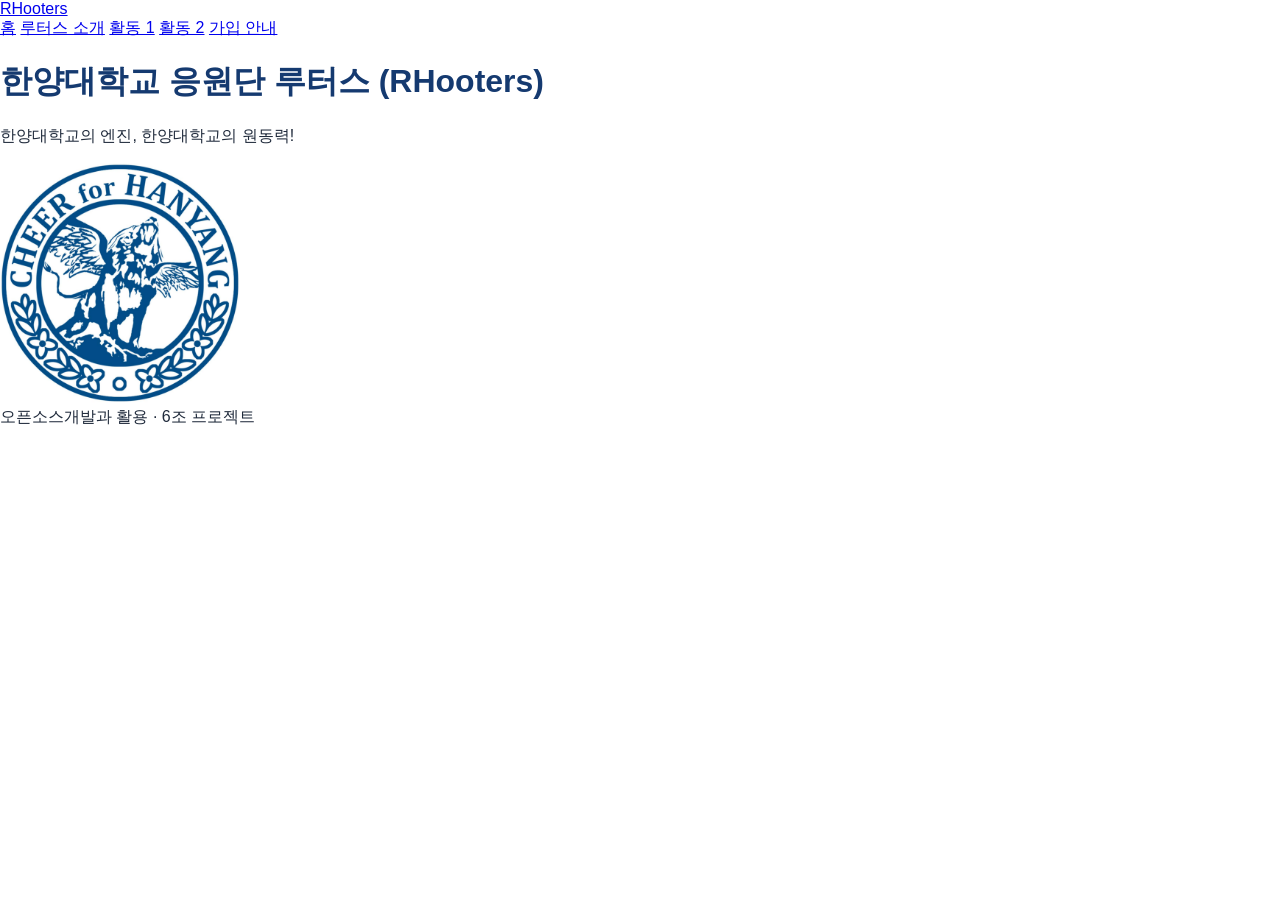
<file: index.html>
<!doctype html>
<html lang="ko">
<head>
  <meta charset="utf-8">
  <meta name="viewport" content="width=device-width, initial-scale=1">
  <title>홈 | RHooters</title>
  <link rel="stylesheet" href="css/common.css">
</head>
<body>
  <header>
    <a class="logo" href="index.html">RHooters</a>
    <nav aria-label="주 메뉴">
      <a href="index.html">홈</a>
      <a href="pages/about.html">루터스 소개</a>
      <a href="pages/activities1.html">활동 1</a>
      <a href="pages/activities2.html">활동 2</a>
      <a href="pages/join.html">가입 안내</a>
    </nav>
  </header>

  <main>
    <h1>한양대학교 응원단 루터스 (RHooters)</h1>
    <p>한양대학교의 엔진, 한양대학교의 원동력!</p>
    <img src="images/rhooters-logo.png" alt="한양대학교 응원단 루터스 로고"
     width="240" height="240" style="max-width: 100%; height: auto;">
  </main>

  <footer>오픈소스개발과 활용 · 6조 프로젝트</footer>
</body>
</html>
</file>
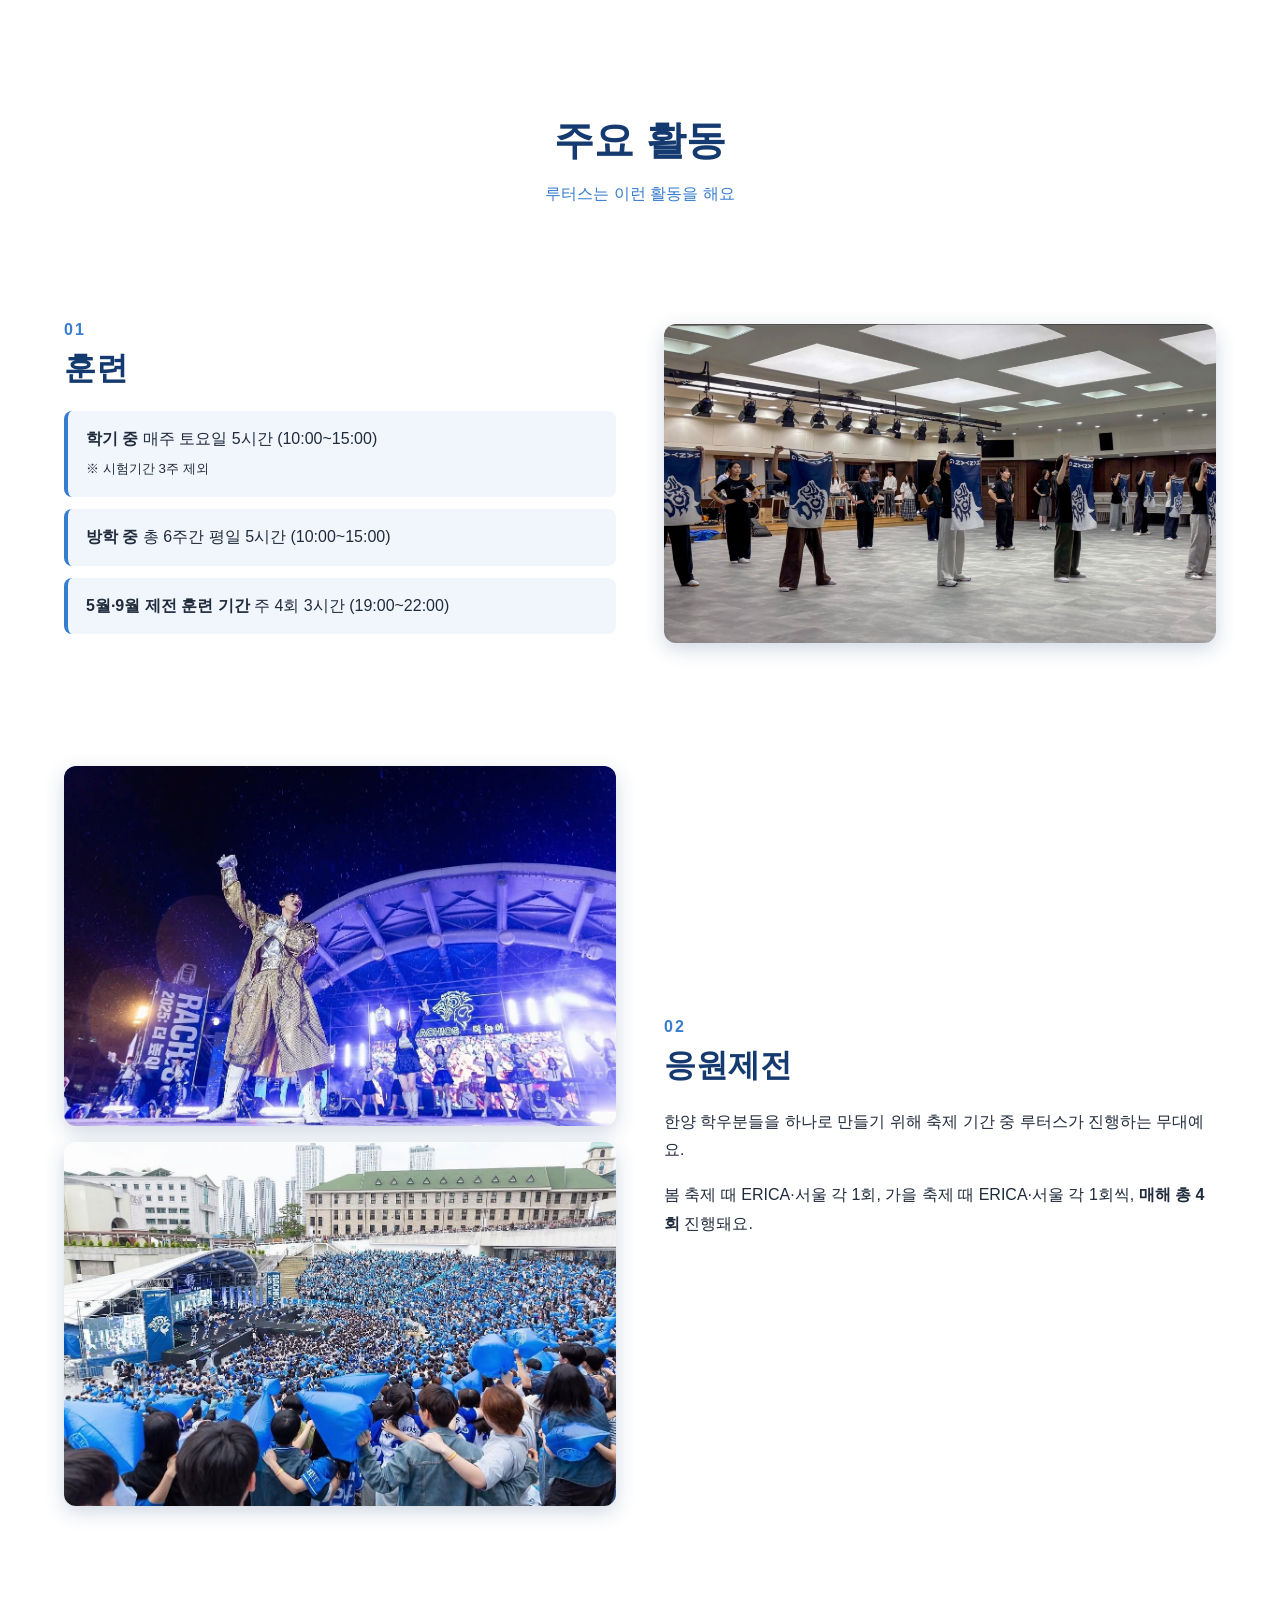
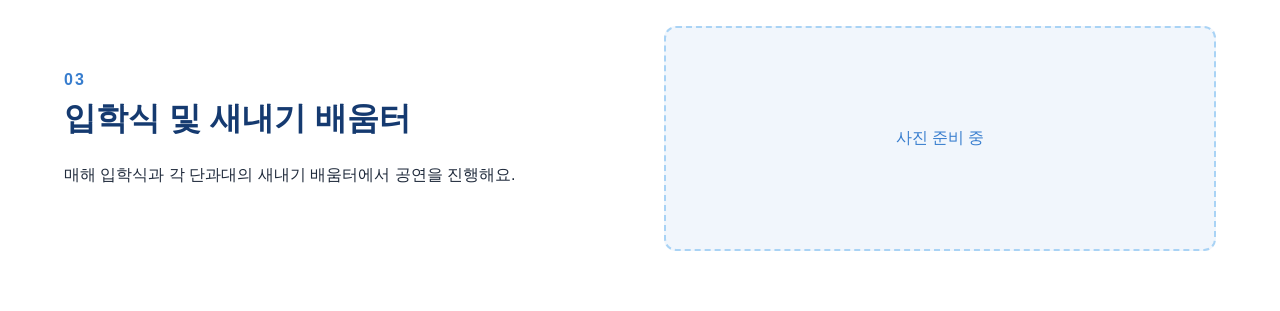
<file: pages/activities.html>
<!DOCTYPE html>
<html lang="ko">
<head>
  <meta charset="UTF-8">
  <meta name="viewport" content="width=device-width, initial-scale=1.0">
  <title>주요 활동 | 루터스</title>
  <link rel="stylesheet" href="../css/common.css">
  <link rel="stylesheet" href="../css/activities.css">
</head>
<body>

  <!-- 공통 헤더: 나중에 팀 헤더 코드를 여기에 붙여넣기 -->

  <main>
    <section class="activities-hero container">
      <h1>주요 활동</h1>
      <p>루터스는 이런 활동을 해요</p>
    </section>

    <!-- 1. 훈련 -->
    <section class="activity container" id="training">
      <div class="activity-text">
        <span class="activity-num">01</span>
        <h2>훈련</h2>
        <ul>
          <li class="card"><strong>학기 중</strong> 매주 토요일 5시간 (10:00~15:00)<br>
              <small>※ 시험기간 3주 제외</small></li>
          <li class="card"><strong>방학 중</strong> 총 6주간 평일 5시간 (10:00~15:00)</li>
          <li class="card"><strong>5월·9월 제전 훈련 기간</strong> 주 4회 3시간 (19:00~22:00)</li>
        </ul>
      </div>
      <div class="activity-photo">
        <img src="../images/training.jpg" alt="루터스 단원들이 깃발을 들고 훈련하는 모습">
      </div>
    </section>

    <!-- 2. 응원제전 -->
    <section class="activity reverse container" id="festival">
      <div class="activity-text">
        <span class="activity-num">02</span>
        <h2>응원제전</h2>
        <p>한양 학우분들을 하나로 만들기 위해 축제 기간 중 루터스가 진행하는 무대예요.</p>
        <p>봄 축제 때 ERICA·서울 각 1회, 가을 축제 때 ERICA·서울 각 1회씩, <strong>매해 총 4회</strong> 진행돼요.</p>
      </div>
      <div class="activity-photo festival-photos">
        <img src="../images/festival1.jpg" alt="응원제전 무대에서 공연하는 모습">
        <img src="../images/festival2.jpg" alt="응원제전에서 파란 응원도구를 흔드는 관객들">
      </div>
    </section>

    <!-- 3. 입학식 및 새내기 배움터 -->
    <section class="activity container" id="orientation">
      <div class="activity-text">
        <span class="activity-num">03</span>
        <h2>입학식 및 새내기 배움터</h2>
        <p>매해 입학식과 각 단과대의 새내기 배움터에서 공연을 진행해요.</p>
      </div>
      <div class="activity-photo">
        <div class="photo-placeholder">사진 준비 중</div>
      </div>
    </section>
  </main>

  <!-- 공통 푸터: 나중에 팀 푸터 코드를 여기에 붙여넣기 -->

</body>
</html>
</file>
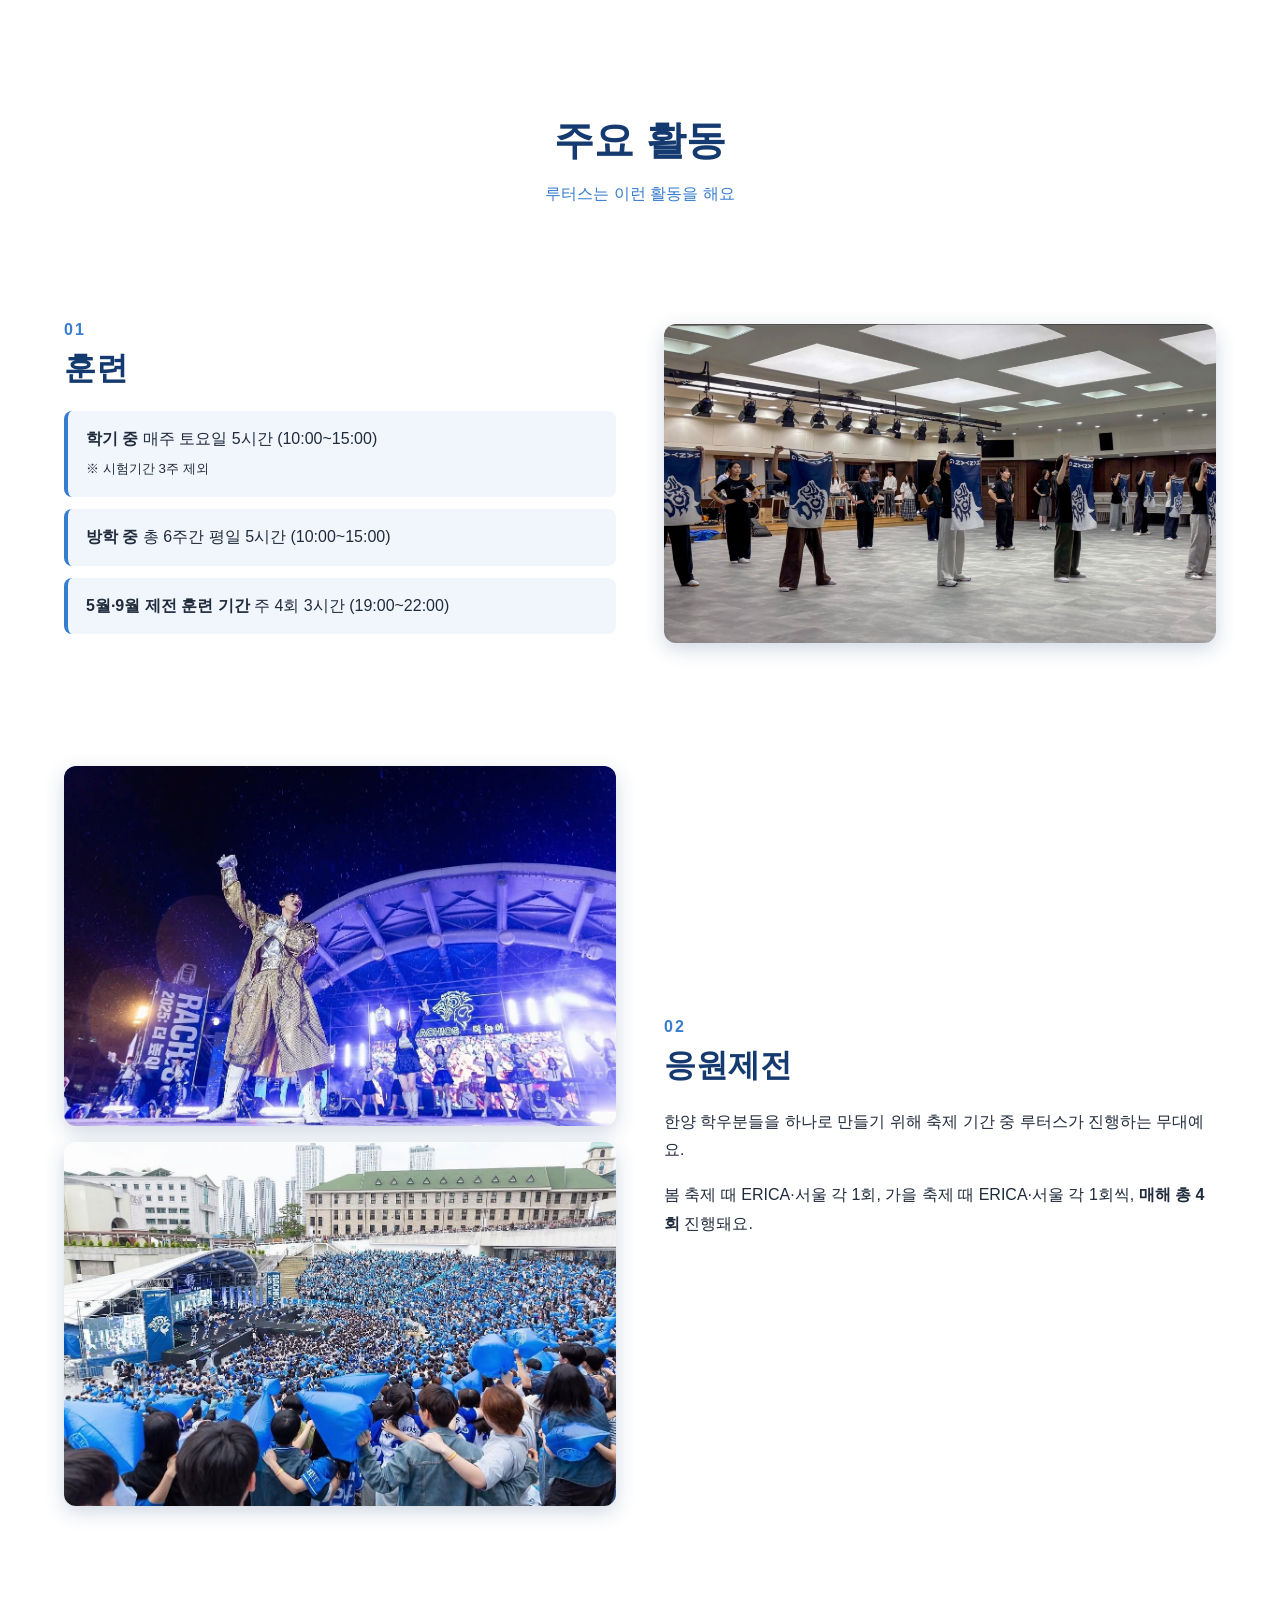
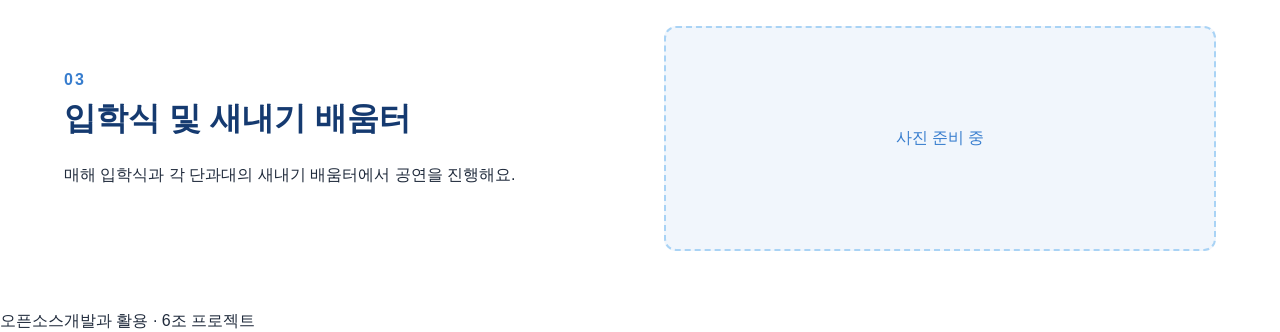
<file: pages/activities1.html>
<!DOCTYPE html>
<html lang="ko">
<head>
  <meta charset="UTF-8">
  <meta name="viewport" content="width=device-width, initial-scale=1.0">
  <title>주요 활동 | 루터스</title>
  <link rel="stylesheet" href="../css/common.css">
  <link rel="stylesheet" href="../css/activities.css">
</head>
<body>

  <!-- 공통 헤더: 나중에 팀 헤더 코드를 여기에 붙여넣기 -->

  <main>
    <section class="activities-hero container">
      <h1>주요 활동</h1>
      <p>루터스는 이런 활동을 해요</p>
    </section>

    <!-- 1. 훈련 -->
    <section class="activity container" id="training">
      <div class="activity-text">
        <span class="activity-num">01</span>
        <h2>훈련</h2>
        <ul>
          <li class="card"><strong>학기 중</strong> 매주 토요일 5시간 (10:00~15:00)<br>
              <small>※ 시험기간 3주 제외</small></li>
          <li class="card"><strong>방학 중</strong> 총 6주간 평일 5시간 (10:00~15:00)</li>
          <li class="card"><strong>5월·9월 제전 훈련 기간</strong> 주 4회 3시간 (19:00~22:00)</li>
        </ul>
      </div>
      <div class="activity-photo">
        <img src="../images/training.jpg" alt="루터스 단원들이 깃발을 들고 훈련하는 모습">
      </div>
    </section>

    <!-- 2. 응원제전 -->
    <section class="activity reverse container" id="festival">
      <div class="activity-text">
        <span class="activity-num">02</span>
        <h2>응원제전</h2>
        <p>한양 학우분들을 하나로 만들기 위해 축제 기간 중 루터스가 진행하는 무대예요.</p>
        <p>봄 축제 때 ERICA·서울 각 1회, 가을 축제 때 ERICA·서울 각 1회씩, <strong>매해 총 4회</strong> 진행돼요.</p>
      </div>
      <div class="activity-photo festival-photos">
        <img src="../images/festival1.jpg" alt="응원제전 무대에서 공연하는 모습">
        <img src="../images/festival2.jpg" alt="응원제전에서 파란 응원도구를 흔드는 관객들">
      </div>
    </section>

    <!-- 3. 입학식 및 새내기 배움터 -->
    <section class="activity container" id="orientation">
      <div class="activity-text">
        <span class="activity-num">03</span>
        <h2>입학식 및 새내기 배움터</h2>
        <p>매해 입학식과 각 단과대의 새내기 배움터에서 공연을 진행해요.</p>
      </div>
      <div class="activity-photo">
        <div class="photo-placeholder">사진 준비 중</div>
      </div>
    </section>
  </main>

  <footer>오픈소스개발과 활용 · 6조 프로젝트</footer>

</body>
</html>
</file>
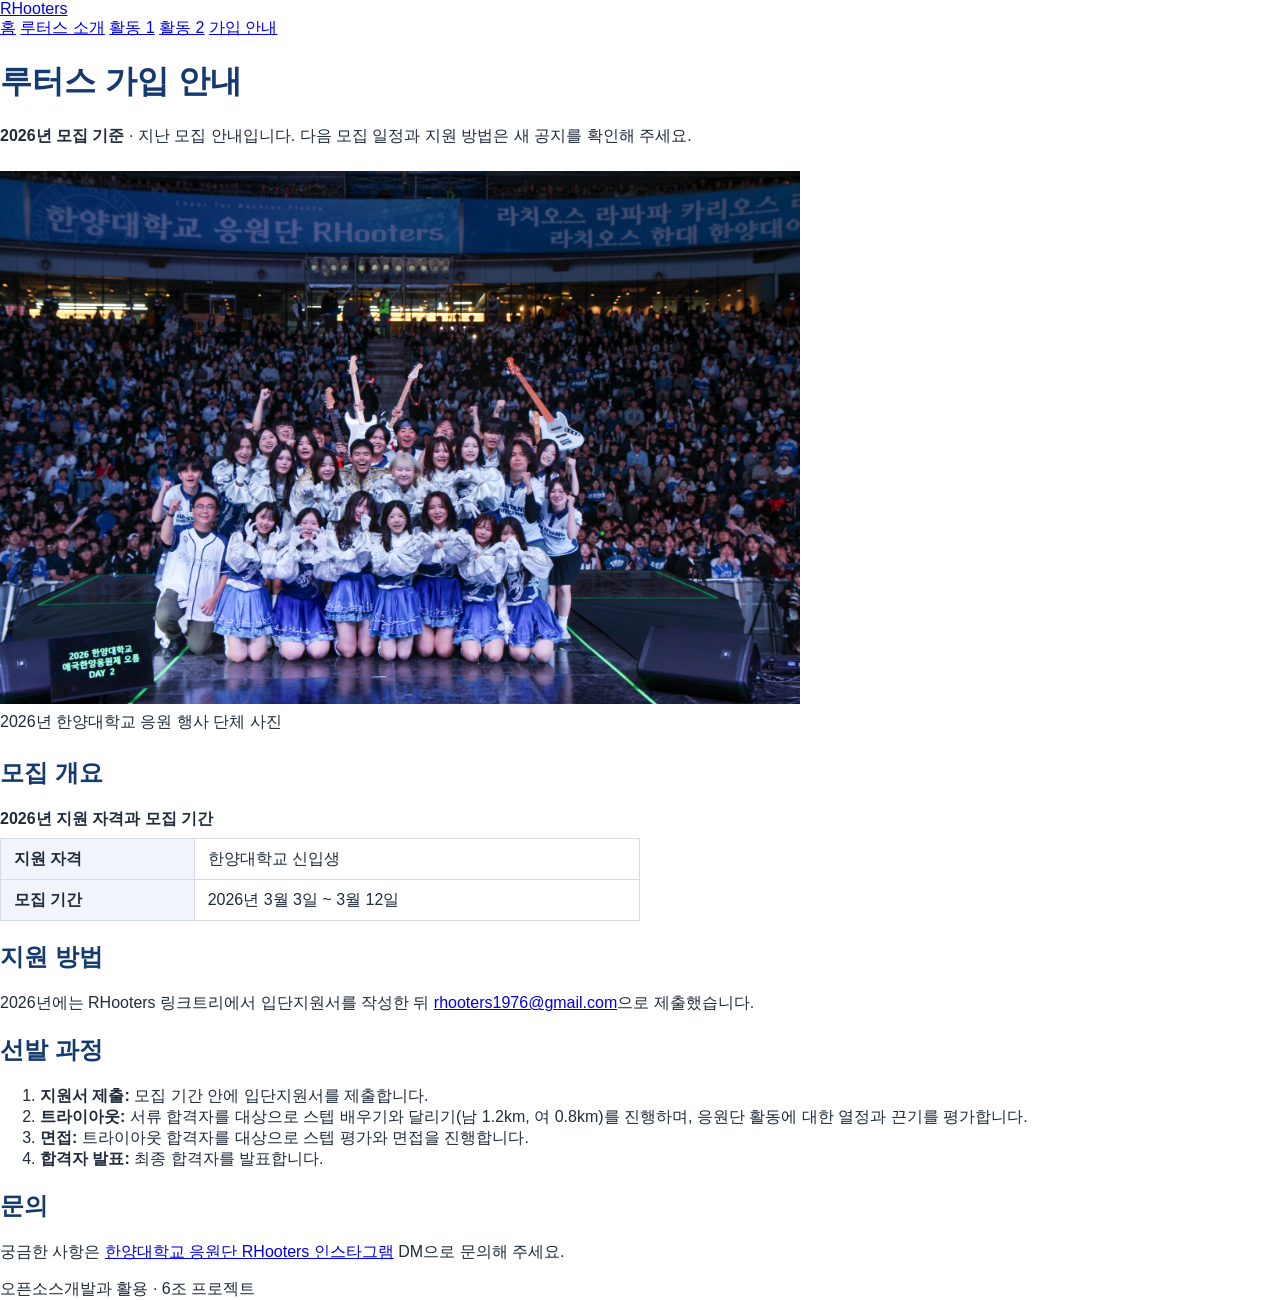
<file: pages/join.html>
<!doctype html>
<html lang="ko">
<head>
  <meta charset="utf-8">
  <meta name="viewport" content="width=device-width, initial-scale=1">
  <title>가입 안내 | RHooters</title>
  <link rel="stylesheet" href="../css/common.css">
  <style>
    .join-photo { margin: 1.5rem 0; }
    .join-photo img { display: block; max-width: 100%; height: auto; }
    .join-photo figcaption { margin-top: .5rem; }
    .join-table { width: 100%; max-width: 40rem; border-collapse: collapse; }
    .join-table caption { padding-bottom: .5rem; text-align: left; font-weight: bold; }
    .join-table th, .join-table td { padding: .6rem .8rem; border: 1px solid #d5dce7; text-align: left; }
    .join-table th { background: #f1f5fb; }
  </style>
</head>
<body>
  <header>
    <a class="logo" href="../index.html">RHooters</a>
    <nav aria-label="주 메뉴">
      <a href="../index.html">홈</a>
      <a href="about.html">루터스 소개</a>
      <a href="activities1.html">활동 1</a>
      <a href="activities2.html">활동 2</a>
      <a href="join.html" aria-current="page">가입 안내</a>
    </nav>
  </header>

  <main>
    <h1>루터스 가입 안내</h1>
    <p><strong>2026년 모집 기준</strong> · 지난 모집 안내입니다. 다음 모집 일정과 지원 방법은 새 공지를 확인해 주세요.</p>

    <figure class="join-photo">
      <img src="../images/rhooters-group.png" alt="응원 무대에서 관객을 배경으로 찍은 루터스 단체 사진" width="800" height="533">
      <figcaption>2026년 한양대학교 응원 행사 단체 사진</figcaption>
    </figure>

    <section>
      <h2>모집 개요</h2>
      <table class="join-table">
        <caption>2026년 지원 자격과 모집 기간</caption>
        <tbody>
          <tr>
            <th scope="row">지원 자격</th>
            <td>한양대학교 신입생</td>
          </tr>
          <tr>
            <th scope="row">모집 기간</th>
            <td><time datetime="2026-03-03">2026년 3월 3일</time> ~ <time datetime="2026-03-12">3월 12일</time></td>
          </tr>
        </tbody>
      </table>
    </section>

    <section>
      <h2>지원 방법</h2>
      <p>2026년에는 RHooters 링크트리에서 입단지원서를 작성한 뒤 <a href="mailto:rhooters1976@gmail.com">rhooters1976@gmail.com</a>으로 제출했습니다.</p>
    </section>

    <section>
      <h2>선발 과정</h2>
      <ol>
        <li><strong>지원서 제출:</strong> 모집 기간 안에 입단지원서를 제출합니다.</li>
        <li><strong>트라이아웃:</strong> 서류 합격자를 대상으로 스텝 배우기와 달리기(남 1.2km, 여 0.8km)를 진행하며, 응원단 활동에 대한 열정과 끈기를 평가합니다.</li>
        <li><strong>면접:</strong> 트라이아웃 합격자를 대상으로 스텝 평가와 면접을 진행합니다.</li>
        <li><strong>합격자 발표:</strong> 최종 합격자를 발표합니다.</li>
      </ol>
    </section>

    <section>
      <h2>문의</h2>
      <p>궁금한 사항은 <a href="https://www.instagram.com/hanyang_rhooters/">한양대학교 응원단 RHooters 인스타그램</a> DM으로 문의해 주세요.</p>
    </section>
  </main>

  <footer>오픈소스개발과 활용 · 6조 프로젝트</footer>
</body>
</html>
</file>
<file: css/common.css>
:root {
    --main: #153A70;
    --point: #377DCE;
    --light: #A9D3F5;
    --bg: #F1F6FC;
    --text: #202B3C;
}

* {
    box-sizing: border-box;
}

body {
    margin: 0;
    font-family: 'Pretendard', sans-serif;
    color: var(--text);
    background: white;
}

h1, h2, h3 {
    color: var(--main);
}

.container {
    max-width: 1200px;
    margin: auto;
    padding: 0 24px;
}

.btn {
    background: var(--main);
    color: white;
    padding: 12px 24px;
    border: none;
    border-radius: 10px;
}

.card {
    background: var(--bg);
    border-radius: 16px;
    padding: 24px;
}
</file>
<file: css/activities.css>
/* 맨 위 제목 영역 */
.activities-hero {
  text-align: center;
  padding-top: 80px;
  padding-bottom: 40px;
}
.activities-hero h1 {
  font-size: 2.5rem;
  margin-bottom: 12px;
}
.activities-hero p {
  color: var(--point);
}

/* 활동 하나 = 글 + 사진 가로 배치 */
.activity {
  display: flex;
  align-items: center;
  gap: 48px;
  padding-top: 60px;
  padding-bottom: 60px;
}

/* 두 번째 섹션은 사진이 왼쪽, 글이 오른쪽 */
.activity.reverse {
  flex-direction: row-reverse;
}

.activity-text,
.activity-photo {
  flex: 1;
}

.activity-num {
  display: block;
  font-size: 1rem;
  font-weight: bold;
  color: var(--point);
  letter-spacing: 2px;
}

.activity-text h2 {
  font-size: 2rem;
  margin: 8px 0 20px;
}

.activity-text p,
.activity-text li {
  line-height: 1.8;
}

.activity-text ul {
  list-style: none;
  padding: 0;
  margin: 0;
}

.activity-text li.card {
  border-left: 4px solid var(--point);
  padding: 14px 18px;
  margin-bottom: 12px;
  border-radius: 8px;
}

/* 사진 공통 */
.activity-photo img {
  width: 100%;
  border-radius: 12px;
  box-shadow: 0 6px 20px rgba(21, 58, 112, 0.2);
  display: block;
}

/* 제전 사진 2장은 세로로 쌓기 */
.festival-photos {
  display: flex;
  flex-direction: column;
  gap: 16px;
}

/* 사진 없을 때 자리 표시 */
.photo-placeholder {
  background: var(--bg);
  color: var(--point);
  border: 2px dashed var(--light);
  text-align: center;
  padding: 100px 20px;
  border-radius: 12px;
}

/* 모바일: 768px 이하면 세로로 쌓기 */
@media (max-width: 768px) {
  .activity,
  .activity.reverse {
    flex-direction: column;
    gap: 24px;
    padding-top: 40px;
    padding-bottom: 40px;
  }
  .activities-hero h1 {
    font-size: 2rem;
  }
}
</file>
